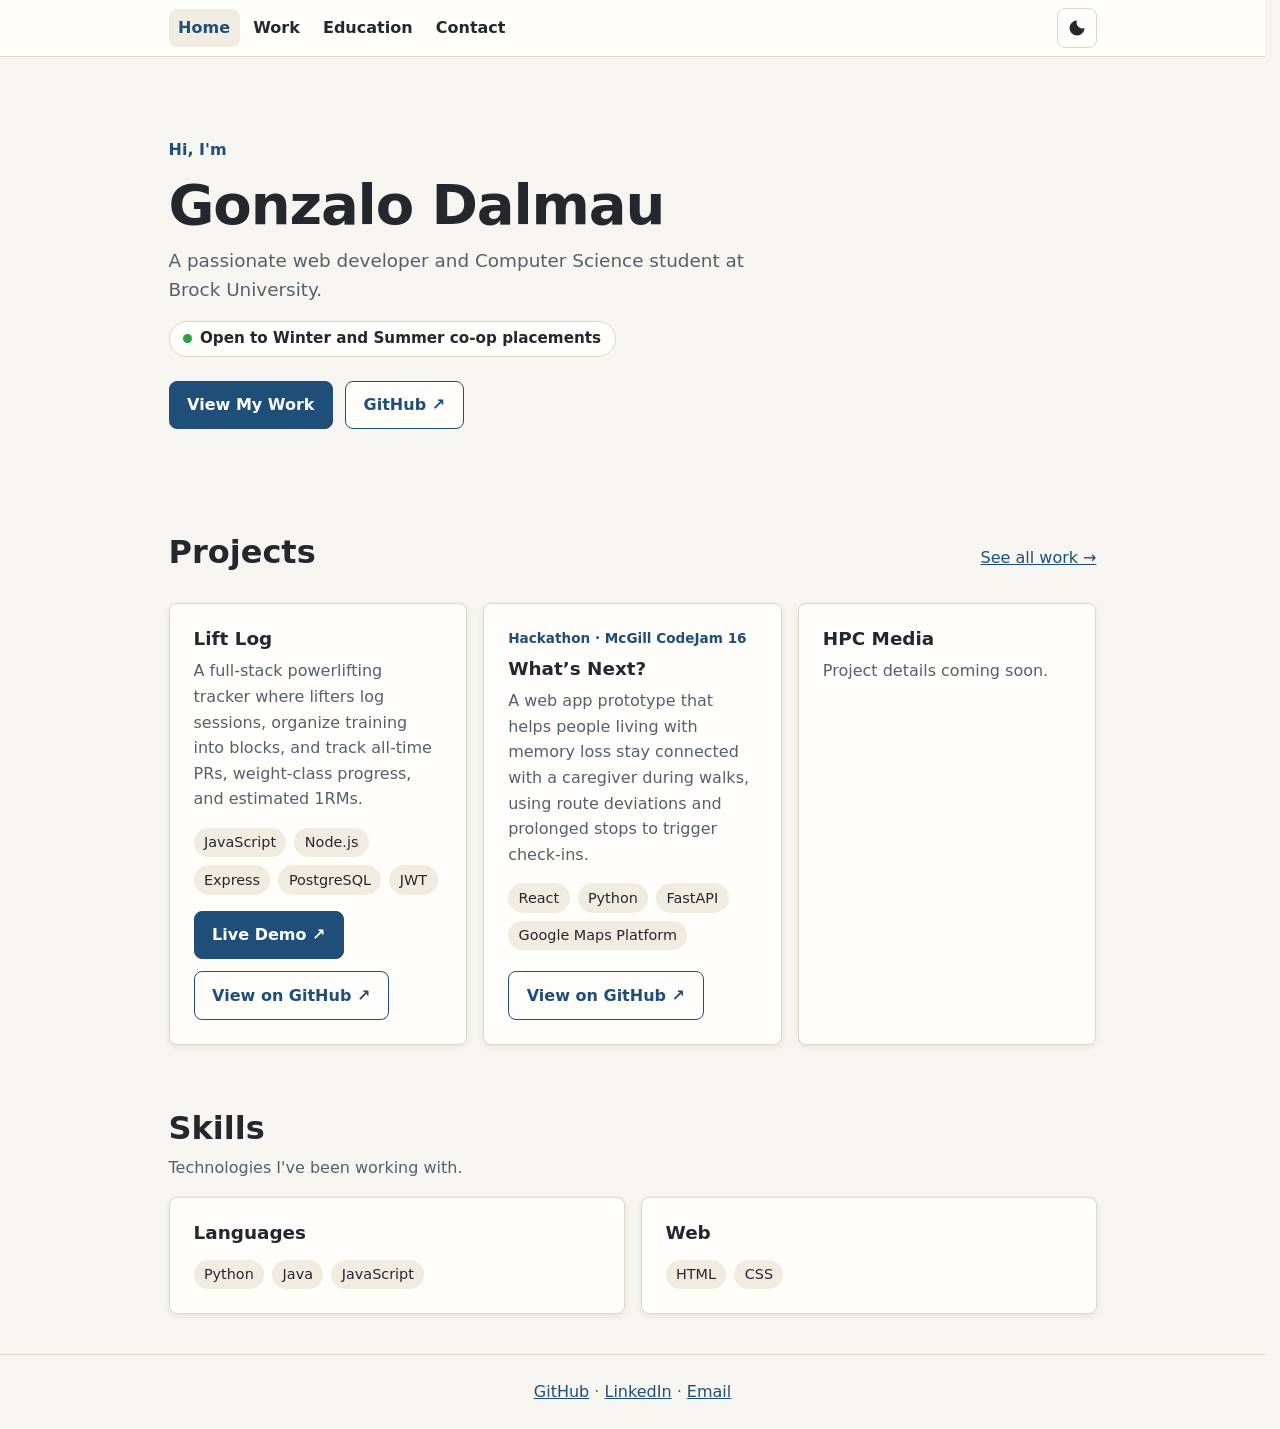
<file: index.html>
<!doctype html>
<html lang="en">
  <head>
    <meta charset="UTF-8" />
    <meta name="viewport" content="width=device-width, initial-scale=1.0" />
    <title>Gonzalo Dalmau | Web Developer</title>
    <meta name="description" content="Portfolio of Gonzalo Dalmau, a web developer and Computer Science student at Brock University." />
    <meta property="og:title" content="Gonzalo Dalmau | Web Developer" />
    <meta property="og:description" content="Web developer and Computer Science student at Brock University." />
    <meta property="og:type" content="website" />
    <meta property="og:url" content="https://gonzalodalmau.github.io/" />
    <link rel="icon" href="assets/favicon.svg" type="image/svg+xml" />
    <script>
      (function () {
        var saved = null;
        try { saved = localStorage.getItem("theme"); } catch (e) {}
        if (saved === "dark" || (!saved && matchMedia("(prefers-color-scheme: dark)").matches)) {
          document.documentElement.classList.add("dark-mode");
        }
      })();
    </script>
    <link rel="stylesheet" href="theme.css" />
  </head>
  <body>
    <a class="skip-link" href="#main">Skip to content</a>
    <header class="site-header">
      <nav class="site-nav" aria-label="Main">
        <ul class="nav-links">
          <li><a href="index.html" aria-current="page">Home</a></li>
          <li><a href="work.html">Work</a></li>
          <li><a href="education.html">Education</a></li>
          <li><a href="contact.html">Contact</a></li>
        </ul>
        <button id="themeToggle" class="theme-toggle" type="button" aria-label="Dark mode">
          <svg class="icon-moon" viewBox="0 0 24 24" aria-hidden="true"><path d="M12 3a9 9 0 1 0 9 9 7 7 0 0 1-9-9Z" /></svg>
          <svg class="icon-sun" viewBox="0 0 24 24" aria-hidden="true"><path d="M12 7a5 5 0 1 0 0 10 5 5 0 0 0 0-10ZM11 1h2v3h-2V1Zm0 19h2v3h-2v-3ZM1 11h3v2H1v-2Zm19 0h3v2h-3v-2ZM4.2 2.8l2.1 2.1-1.4 1.4-2.1-2.1 1.4-1.4Zm14.9 14.9 2.1 2.1-1.4 1.4-2.1-2.1 1.4-1.4ZM2.8 19.8l2.1-2.1 1.4 1.4-2.1 2.1-1.4-1.4ZM17.7 4.9l2.1-2.1 1.4 1.4-2.1 2.1-1.4-1.4Z" /></svg>
        </button>
      </nav>
    </header>

    <main id="main">
      <section class="hero section">
        <p class="eyebrow">Hi, I'm</p>
        <h1>Gonzalo Dalmau</h1>
        <p class="lead">
          A passionate web developer and Computer Science student at Brock
          University.
        </p>
        <p class="availability">Open to Winter and Summer co-op placements</p>
        <div class="button-row">
          <a class="btn btn-primary" href="work.html">View My Work</a>
          <a class="btn" href="https://github.com/GonzaloDalmau" target="_blank" rel="noopener noreferrer">GitHub ↗</a>
          <!-- TODO(Gonzalo): add after placing the reviewed PDF in assets/
          <a class="btn" href="assets/Gonzalo-Dalmau-Resume.pdf" download>Resume</a>
          -->
        </div>
      </section>

      <section class="section" aria-labelledby="projects-title">
        <div class="section-heading">
          <h2 id="projects-title">Projects</h2>
          <a href="work.html">See all work →</a>
        </div>
        <div class="card-grid">
          <article class="card">
            <h3>Lift Log</h3>
            <p>
              A full-stack powerlifting tracker where lifters log sessions,
              organize training into blocks, and track all-time PRs, weight-class
              progress, and estimated 1RMs.
            </p>
            <ul class="skill-list project-stack" aria-label="Technologies used">
              <li>JavaScript</li>
              <li>Node.js</li>
              <li>Express</li>
              <li>PostgreSQL</li>
              <li>JWT</li>
            </ul>
            <div class="button-row">
              <a class="btn btn-primary" href="https://powerlifttracker.netlify.app/" target="_blank" rel="noopener noreferrer">Live Demo ↗</a>
              <a class="btn" href="https://github.com/GonzaloDalmau/powerlifting-tracker" target="_blank" rel="noopener noreferrer">View on GitHub ↗</a>
            </div>
          </article>
          <article class="card">
            <p class="project-tag">Hackathon · McGill CodeJam 16</p>
            <h3>What’s Next?</h3>
            <p>
              A web app prototype that helps people living with memory loss
              stay connected with a caregiver during walks, using route
              deviations and prolonged stops to trigger check-ins.
            </p>
            <ul class="skill-list project-stack" aria-label="Technologies used">
              <li>React</li>
              <li>Python</li>
              <li>FastAPI</li>
              <li>Google Maps Platform</li>
            </ul>
            <div class="button-row">
              <a class="btn" href="https://github.com/WebProgremmer1/McGill" target="_blank" rel="noopener noreferrer">View on GitHub ↗</a>
            </div>
          </article>
          <article class="card">
            <h3>HPC Media</h3>
            <!-- TODO(Gonzalo): replace with a summary, stack, and the correct repo link. -->
            <p>Project details coming soon.</p>
          </article>
        </div>
      </section>

      <section id="skills" class="section" aria-labelledby="skills-title">
        <h2 id="skills-title">Skills</h2>
        <p class="section-description">Technologies I've been working with.</p>
        <div id="skillsContainer" class="skills-groups"></div>
      </section>
    </main>

    <footer class="site-footer">
      <p>
        <a href="https://github.com/GonzaloDalmau" target="_blank" rel="noopener noreferrer">GitHub</a>
        ·
        <a href="https://www.linkedin.com/in/gonzalo-dalmau" target="_blank" rel="noopener noreferrer">LinkedIn</a>
        ·
        <a href="mailto:gonzalo.a.dalmau@outlook.com">Email</a>
      </p>
    </footer>
    <script src="theme.js"></script>
    <script src="skills.js"></script>
  </body>
</html>
</file>
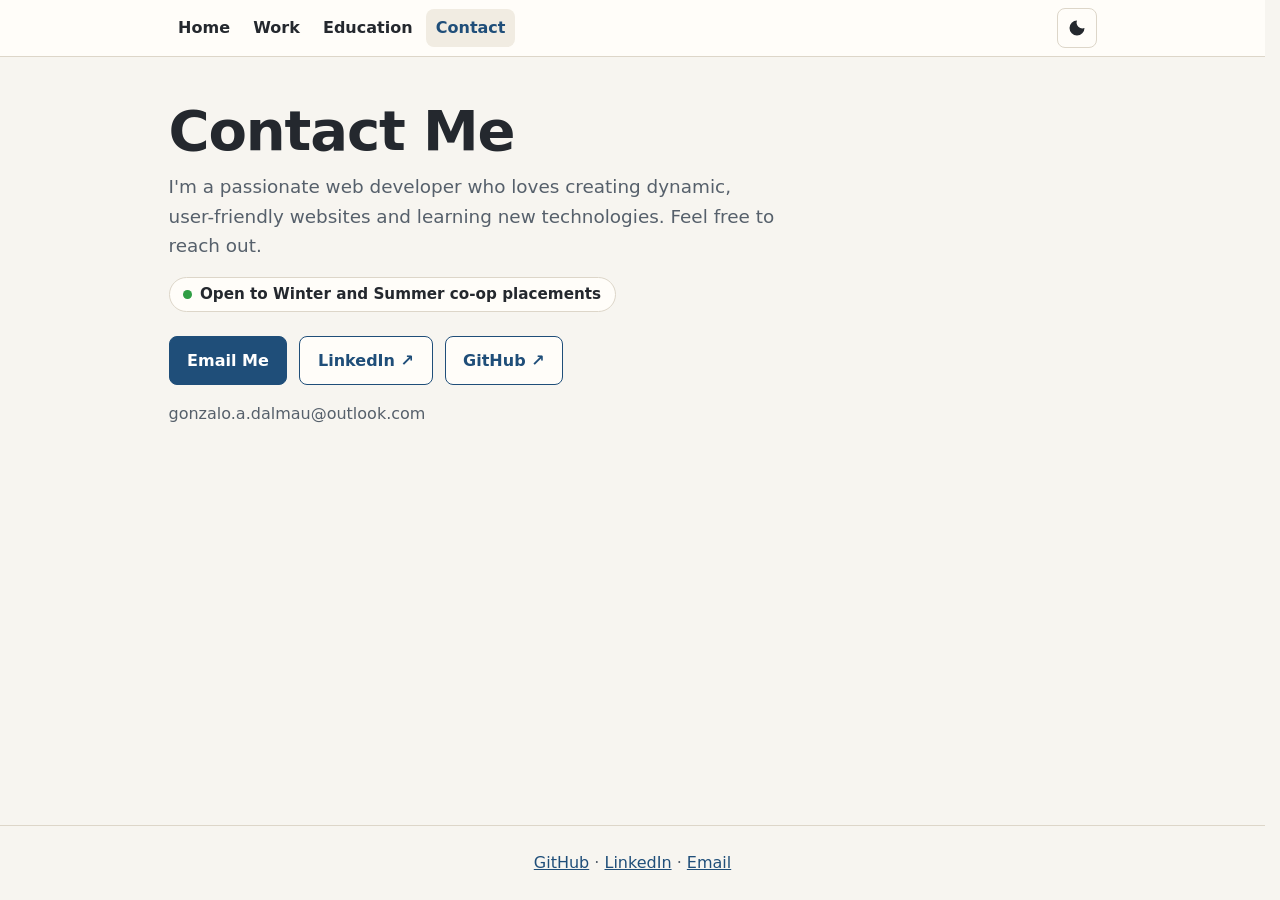
<file: contact.html>
<!doctype html>
<html lang="en">
  <head>
    <meta charset="UTF-8" />
    <meta name="viewport" content="width=device-width, initial-scale=1.0" />
    <title>Contact | Gonzalo Dalmau</title>
    <meta name="description" content="Get in touch with Gonzalo Dalmau, a web developer and Computer Science student." />
    <meta property="og:title" content="Contact | Gonzalo Dalmau" />
    <meta property="og:description" content="Get in touch with Gonzalo Dalmau." />
    <meta property="og:type" content="website" />
    <meta property="og:url" content="https://gonzalodalmau.github.io/contact.html" />
    <link rel="icon" href="assets/favicon.svg" type="image/svg+xml" />
    <script>
      (function () {
        var saved = null;
        try { saved = localStorage.getItem("theme"); } catch (e) {}
        if (saved === "dark" || (!saved && matchMedia("(prefers-color-scheme: dark)").matches)) {
          document.documentElement.classList.add("dark-mode");
        }
      })();
    </script>
    <link rel="stylesheet" href="theme.css" />
  </head>
  <body>
    <a class="skip-link" href="#main">Skip to content</a>
    <header class="site-header">
      <nav class="site-nav" aria-label="Main">
        <ul class="nav-links">
          <li><a href="index.html">Home</a></li>
          <li><a href="work.html">Work</a></li>
          <li><a href="education.html">Education</a></li>
          <li><a href="contact.html" aria-current="page">Contact</a></li>
        </ul>
        <button id="themeToggle" class="theme-toggle" type="button" aria-label="Dark mode">
          <svg class="icon-moon" viewBox="0 0 24 24" aria-hidden="true"><path d="M12 3a9 9 0 1 0 9 9 7 7 0 0 1-9-9Z" /></svg>
          <svg class="icon-sun" viewBox="0 0 24 24" aria-hidden="true"><path d="M12 7a5 5 0 1 0 0 10 5 5 0 0 0 0-10ZM11 1h2v3h-2V1Zm0 19h2v3h-2v-3ZM1 11h3v2H1v-2Zm19 0h3v2h-3v-2ZM4.2 2.8l2.1 2.1-1.4 1.4-2.1-2.1 1.4-1.4Zm14.9 14.9 2.1 2.1-1.4 1.4-2.1-2.1 1.4-1.4ZM2.8 19.8l2.1-2.1 1.4 1.4-2.1 2.1-1.4-1.4ZM17.7 4.9l2.1-2.1 1.4 1.4-2.1 2.1-1.4-1.4Z" /></svg>
        </button>
      </nav>
    </header>

    <main id="main">
      <section class="section">
        <h1>Contact Me</h1>
        <p class="lead">
          I'm a passionate web developer who loves creating dynamic,
          user-friendly websites and learning new technologies. Feel free to
          reach out.
        </p>
        <p class="availability">Open to Winter and Summer co-op placements</p>
        <div class="button-row">
          <a class="btn btn-primary" href="mailto:gonzalo.a.dalmau@outlook.com">Email Me</a>
          <a class="btn" href="https://www.linkedin.com/in/gonzalo-dalmau" target="_blank" rel="noopener noreferrer">LinkedIn ↗</a>
          <a class="btn" href="https://github.com/GonzaloDalmau" target="_blank" rel="noopener noreferrer">GitHub ↗</a>
        </div>
        <p class="contact-email">gonzalo.a.dalmau@outlook.com</p>
      </section>
    </main>

    <footer class="site-footer">
      <p>
        <a href="https://github.com/GonzaloDalmau" target="_blank" rel="noopener noreferrer">GitHub</a>
        ·
        <a href="https://www.linkedin.com/in/gonzalo-dalmau" target="_blank" rel="noopener noreferrer">LinkedIn</a>
        ·
        <a href="mailto:gonzalo.a.dalmau@outlook.com">Email</a>
      </p>
    </footer>
    <script src="theme.js"></script>
  </body>
</html>
</file>
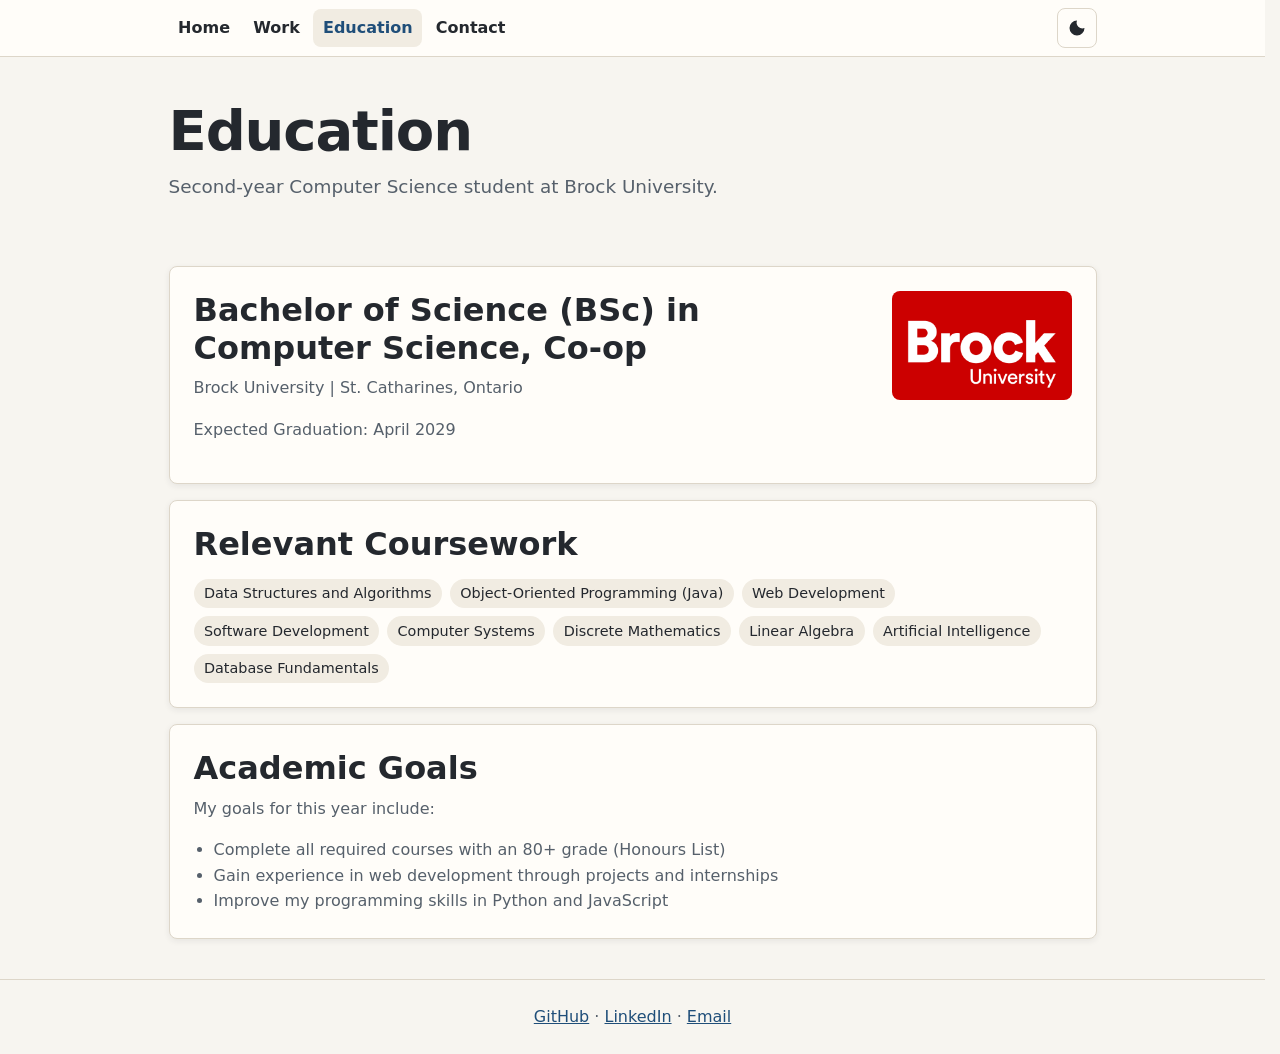
<file: education.html>
<!doctype html>
<html lang="en">
  <head>
    <meta charset="UTF-8" />
    <meta name="viewport" content="width=device-width, initial-scale=1.0" />
    <title>Education | Gonzalo Dalmau</title>
    <meta name="description" content="Gonzalo Dalmau is a second-year Computer Science student at Brock University." />
    <meta property="og:title" content="Education | Gonzalo Dalmau" />
    <meta property="og:description" content="Second-year Computer Science student at Brock University." />
    <meta property="og:type" content="website" />
    <meta property="og:url" content="https://gonzalodalmau.github.io/education.html" />
    <link rel="icon" href="assets/favicon.svg" type="image/svg+xml" />
    <script>
      (function () {
        var saved = null;
        try { saved = localStorage.getItem("theme"); } catch (e) {}
        if (saved === "dark" || (!saved && matchMedia("(prefers-color-scheme: dark)").matches)) {
          document.documentElement.classList.add("dark-mode");
        }
      })();
    </script>
    <link rel="stylesheet" href="theme.css" />
  </head>
  <body>
    <a class="skip-link" href="#main">Skip to content</a>
    <header class="site-header">
      <nav class="site-nav" aria-label="Main">
        <ul class="nav-links">
          <li><a href="index.html">Home</a></li>
          <li><a href="work.html">Work</a></li>
          <li><a href="education.html" aria-current="page">Education</a></li>
          <li><a href="contact.html">Contact</a></li>
        </ul>
        <button id="themeToggle" class="theme-toggle" type="button" aria-label="Dark mode">
          <svg class="icon-moon" viewBox="0 0 24 24" aria-hidden="true"><path d="M12 3a9 9 0 1 0 9 9 7 7 0 0 1-9-9Z" /></svg>
          <svg class="icon-sun" viewBox="0 0 24 24" aria-hidden="true"><path d="M12 7a5 5 0 1 0 0 10 5 5 0 0 0 0-10ZM11 1h2v3h-2V1Zm0 19h2v3h-2v-3ZM1 11h3v2H1v-2Zm19 0h3v2h-3v-2ZM4.2 2.8l2.1 2.1-1.4 1.4-2.1-2.1 1.4-1.4Zm14.9 14.9 2.1 2.1-1.4 1.4-2.1-2.1 1.4-1.4ZM2.8 19.8l2.1-2.1 1.4 1.4-2.1 2.1-1.4-1.4ZM17.7 4.9l2.1-2.1 1.4 1.4-2.1 2.1-1.4-1.4Z" /></svg>
        </button>
      </nav>
    </header>

    <main id="main">
      <section class="section">
        <h1>Education</h1>
        <p class="lead">Second-year Computer Science student at Brock University.</p>
      </section>
      <section class="section">
        <div class="stack">
          <div class="card card-static education-card">
            <div>
              <h2>Bachelor of Science (BSc) in Computer Science, Co-op</h2>
              <p>Brock University | St. Catharines, Ontario</p>
              <p>Expected Graduation: April 2029</p>
            </div>
            <img src="assets/Brock_logo.png" alt="Brock University logo" class="brock-image" width="574" height="348" />
          </div>
          <div class="card card-static">
            <h2>Relevant Coursework</h2>
            <ul class="skill-list">
              <li>Data Structures and Algorithms</li>
              <li>Object-Oriented Programming (Java)</li>
              <li>Web Development</li>
              <li>Software Development</li>
              <li>Computer Systems</li>
              <li>Discrete Mathematics</li>
              <li>Linear Algebra</li>
              <li>Artificial Intelligence</li>
              <li>Database Fundamentals</li>
            </ul>
          </div>
          <div class="card card-static">
            <h2>Academic Goals</h2>
            <p>My goals for this year include:</p>
            <ul class="goals-list">
              <li>Complete all required courses with an 80+ grade (Honours List)</li>
              <li>Gain experience in web development through projects and internships</li>
              <li>Improve my programming skills in Python and JavaScript</li>
            </ul>
          </div>
        </div>
        <!-- TODO(Gonzalo): add after placing the reviewed PDF in assets/
        <div class="button-row">
          <a class="btn btn-primary" href="assets/Gonzalo-Dalmau-Resume.pdf" download>Download Resume</a>
        </div>
        -->
      </section>
    </main>

    <footer class="site-footer">
      <p>
        <a href="https://github.com/GonzaloDalmau" target="_blank" rel="noopener noreferrer">GitHub</a>
        ·
        <a href="https://www.linkedin.com/in/gonzalo-dalmau" target="_blank" rel="noopener noreferrer">LinkedIn</a>
        ·
        <a href="mailto:gonzalo.a.dalmau@outlook.com">Email</a>
      </p>
    </footer>
    <script src="theme.js"></script>
  </body>
</html>
</file>
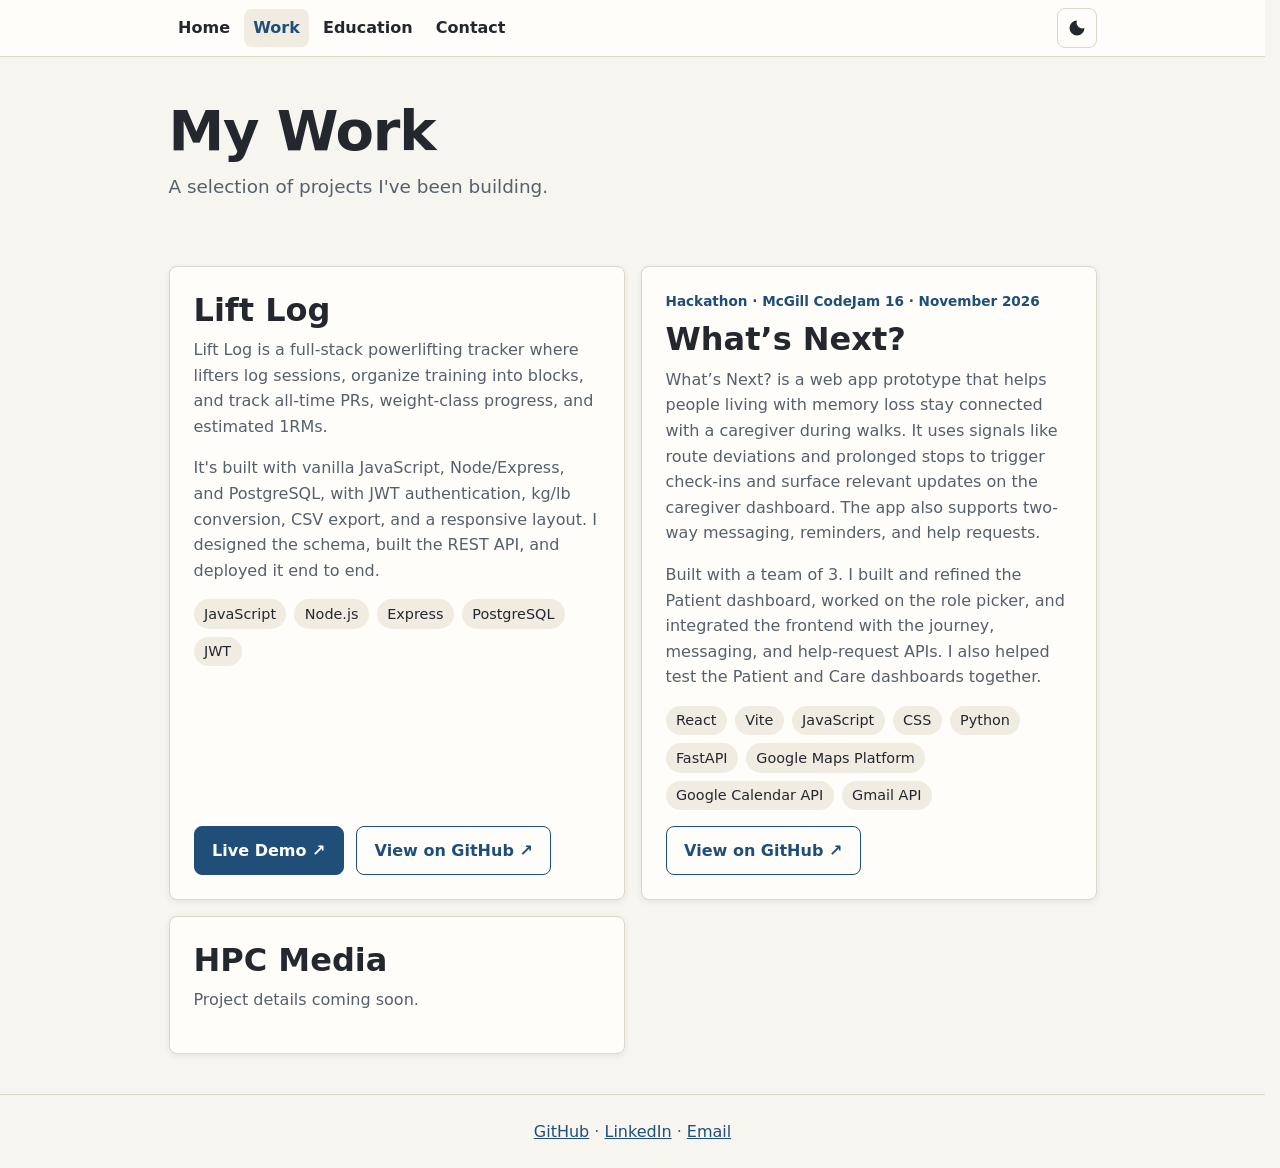
<file: work.html>
<!doctype html>
<html lang="en">
  <head>
    <meta charset="UTF-8" />
    <meta name="viewport" content="width=device-width, initial-scale=1.0" />
    <title>Work | Gonzalo Dalmau</title>
    <meta name="description" content="Projects built by Gonzalo Dalmau, a web developer and Computer Science student." />
    <meta property="og:title" content="Work | Gonzalo Dalmau" />
    <meta property="og:description" content="Projects built by Gonzalo Dalmau." />
    <meta property="og:type" content="website" />
    <meta property="og:url" content="https://gonzalodalmau.github.io/work.html" />
    <link rel="icon" href="assets/favicon.svg" type="image/svg+xml" />
    <script>
      (function () {
        var saved = null;
        try { saved = localStorage.getItem("theme"); } catch (e) {}
        if (saved === "dark" || (!saved && matchMedia("(prefers-color-scheme: dark)").matches)) {
          document.documentElement.classList.add("dark-mode");
        }
      })();
    </script>
    <link rel="stylesheet" href="theme.css" />
  </head>
  <body>
    <a class="skip-link" href="#main">Skip to content</a>
    <header class="site-header">
      <nav class="site-nav" aria-label="Main">
        <ul class="nav-links">
          <li><a href="index.html">Home</a></li>
          <li><a href="work.html" aria-current="page">Work</a></li>
          <li><a href="education.html">Education</a></li>
          <li><a href="contact.html">Contact</a></li>
        </ul>
        <button id="themeToggle" class="theme-toggle" type="button" aria-label="Dark mode">
          <svg class="icon-moon" viewBox="0 0 24 24" aria-hidden="true"><path d="M12 3a9 9 0 1 0 9 9 7 7 0 0 1-9-9Z" /></svg>
          <svg class="icon-sun" viewBox="0 0 24 24" aria-hidden="true"><path d="M12 7a5 5 0 1 0 0 10 5 5 0 0 0 0-10ZM11 1h2v3h-2V1Zm0 19h2v3h-2v-3ZM1 11h3v2H1v-2Zm19 0h3v2h-3v-2ZM4.2 2.8l2.1 2.1-1.4 1.4-2.1-2.1 1.4-1.4Zm14.9 14.9 2.1 2.1-1.4 1.4-2.1-2.1 1.4-1.4ZM2.8 19.8l2.1-2.1 1.4 1.4-2.1 2.1-1.4-1.4ZM17.7 4.9l2.1-2.1 1.4 1.4-2.1 2.1-1.4-1.4Z" /></svg>
        </button>
      </nav>
    </header>

    <main id="main">
      <section class="section">
        <h1>My Work</h1>
        <p class="lead">A selection of projects I've been building.</p>
      </section>
      <section class="card-grid card-grid-wide" aria-label="Projects">
        <article class="card">
          <h2>Lift Log</h2>
          <p>
            Lift Log is a full-stack powerlifting tracker where lifters log
            sessions, organize training into blocks, and track all-time PRs,
            weight-class progress, and estimated 1RMs.
          </p>
          <p>
            It's built with vanilla JavaScript, Node/Express, and PostgreSQL,
            with JWT authentication, kg/lb conversion, CSV export, and a
            responsive layout. I designed the schema, built the REST API, and
            deployed it end to end.
          </p>
          <ul class="skill-list project-stack" aria-label="Technologies used">
            <li>JavaScript</li>
            <li>Node.js</li>
            <li>Express</li>
            <li>PostgreSQL</li>
            <li>JWT</li>
          </ul>
          <div class="button-row">
            <a class="btn btn-primary" href="https://powerlifttracker.netlify.app/" target="_blank" rel="noopener noreferrer">Live Demo ↗</a>
            <a class="btn" href="https://github.com/GonzaloDalmau/powerlifting-tracker" target="_blank" rel="noopener noreferrer">View on GitHub ↗</a>
          </div>
        </article>
        <article class="card">
          <p class="project-tag">Hackathon · McGill CodeJam 16 · November 2026</p>
          <h2>What’s Next?</h2>
          <p>
            What’s Next? is a web app prototype that helps people living with
            memory loss stay connected with a caregiver during walks. It uses
            signals like route deviations and prolonged stops to trigger
            check-ins and surface relevant updates on the caregiver dashboard.
            The app also supports two-way messaging, reminders, and help
            requests.
          </p>
          <p>
            Built with a team of 3. I built and refined the Patient dashboard,
            worked on the role picker, and integrated the frontend with the
            journey, messaging, and help-request APIs. I also helped test the
            Patient and Care dashboards together.
          </p>
          <ul class="skill-list project-stack" aria-label="Technologies used">
            <li>React</li>
            <li>Vite</li>
            <li>JavaScript</li>
            <li>CSS</li>
            <li>Python</li>
            <li>FastAPI</li>
            <li>Google Maps Platform</li>
            <li>Google Calendar API</li>
            <li>Gmail API</li>
          </ul>
          <div class="button-row">
            <a class="btn" href="https://github.com/WebProgremmer1/McGill" target="_blank" rel="noopener noreferrer">View on GitHub ↗</a>
          </div>
        </article>
        <article class="card">
          <h2>HPC Media</h2>
          <!-- TODO(Gonzalo): add a summary, stack, and the correct repo link. -->
          <p>Project details coming soon.</p>
        </article>
      </section>
    </main>

    <footer class="site-footer">
      <p>
        <a href="https://github.com/GonzaloDalmau" target="_blank" rel="noopener noreferrer">GitHub</a>
        ·
        <a href="https://www.linkedin.com/in/gonzalo-dalmau" target="_blank" rel="noopener noreferrer">LinkedIn</a>
        ·
        <a href="mailto:gonzalo.a.dalmau@outlook.com">Email</a>
      </p>
    </footer>
    <script src="theme.js"></script>
  </body>
</html>
</file>
<file: theme.css>
:root {
  color-scheme: light;

  --bg: #f7f5f0;
  --surface: #fffdf9;
  --surface-alt: #f1ece2;
  --text: #24282e;
  --muted: #56606b;
  --border: #ddd6c9;
  --accent: #1f4e79;
  --accent-contrast: #ffffff;
  --shadow: 0 2px 6px rgba(36, 40, 46, 0.08);
  --shadow-raised: 0 8px 22px rgba(36, 40, 46, 0.13);

  --space-1: 0.5rem;
  --space-2: 1rem;
  --space-3: 1.5rem;
  --space-4: 2.5rem;
  --space-5: 4rem;

  --radius: 8px;
  --content-width: 960px;
  --font: system-ui, -apple-system, "Segoe UI", Roboto, Arial, sans-serif;
}

html.dark-mode {
  color-scheme: dark;

  --bg: #15181d;
  --surface: #1f242b;
  --surface-alt: #282e37;
  --text: #eef0f3;
  --muted: #aab3bd;
  --border: #363d47;
  --accent: #8ec5ff;
  --accent-contrast: #10243a;
  --shadow: 0 2px 6px rgba(0, 0, 0, 0.3);
  --shadow-raised: 0 8px 22px rgba(0, 0, 0, 0.45);
}

*,
*::before,
*::after {
  box-sizing: border-box;
}

html {
  scrollbar-gutter: stable;
}

body {
  display: flex;
  flex-direction: column;
  min-height: 100vh;
  margin: 0;
  background: var(--bg);
  color: var(--text);
  font-family: var(--font);
  line-height: 1.6;
}

h1,
h2,
h3 {
  line-height: 1.2;
  margin: 0 0 var(--space-1);
}

h1 {
  font-size: clamp(2.25rem, 7vw, 3.5rem);
  letter-spacing: -0.02em;
}

h2 {
  font-size: clamp(1.5rem, 4vw, 2rem);
}

h3 {
  font-size: 1.15rem;
}

p {
  margin: 0 0 var(--space-2);
}

a {
  color: var(--accent);
}

img {
  max-width: 100%;
  height: auto;
}

:focus-visible {
  outline: 3px solid var(--accent);
  outline-offset: 2px;
}

.skip-link {
  position: absolute;
  top: -100px;
  left: var(--space-2);
  z-index: 10;
  padding: var(--space-1) var(--space-2);
  background: var(--accent);
  color: var(--accent-contrast);
  border-radius: var(--radius);
}

.skip-link:focus {
  top: var(--space-1);
}

/* Header and navigation */
.site-header {
  background: var(--surface);
  border-bottom: 1px solid var(--border);
}

.site-nav {
  display: flex;
  align-items: center;
  justify-content: space-between;
  gap: var(--space-1);
  max-width: var(--content-width);
  margin: 0 auto;
  padding: var(--space-1) var(--space-2);
}

.nav-links {
  display: flex;
  flex-wrap: wrap;
  gap: 0.25rem;
  margin: 0;
  padding: 0;
  list-style: none;
}

.nav-links a {
  display: block;
  padding: 0.4rem 0.6rem;
  border-radius: var(--radius);
  color: var(--text);
  font-weight: 600;
  text-decoration: none;
  transition: background-color 0.2s ease;
}

.nav-links a:hover {
  background: var(--surface-alt);
}

.nav-links a[aria-current="page"] {
  color: var(--accent);
  background: var(--surface-alt);
}

.theme-toggle {
  display: inline-flex;
  flex: none;
  align-items: center;
  justify-content: center;
  width: 2.5rem;
  height: 2.5rem;
  padding: 0;
  background: none;
  border: 1px solid var(--border);
  border-radius: var(--radius);
  color: var(--text);
  cursor: pointer;
  transition: background-color 0.2s ease;
}

.theme-toggle:hover {
  background: var(--surface-alt);
}

.theme-toggle svg {
  width: 1.25rem;
  height: 1.25rem;
  fill: currentColor;
}

.icon-sun {
  display: none;
}

html.dark-mode .icon-sun {
  display: block;
}

html.dark-mode .icon-moon {
  display: none;
}

/* Layout */
main {
  flex: 1;
  width: 100%;
  max-width: var(--content-width);
  margin: 0 auto;
  padding: var(--space-4) var(--space-2);
}

.section {
  margin-bottom: var(--space-5);
}

.section:last-child {
  margin-bottom: 0;
}

.section-heading {
  display: flex;
  flex-wrap: wrap;
  align-items: baseline;
  justify-content: space-between;
  gap: var(--space-1);
  margin-bottom: var(--space-3);
}

.section-description,
.lead {
  color: var(--muted);
}

.lead {
  max-width: 38rem;
  font-size: 1.15rem;
}

.hero {
  padding: var(--space-4) 0;
}

.eyebrow {
  margin-bottom: var(--space-1);
  color: var(--accent);
  font-weight: 700;
}

.availability {
  display: inline-flex;
  align-items: center;
  gap: 0.5rem;
  margin: 0;
  padding: 0.3rem 0.85rem;
  background: var(--surface);
  border: 1px solid var(--border);
  border-radius: 999px;
  font-size: 0.95rem;
  font-weight: 600;
}

.availability::before {
  content: "";
  width: 0.55rem;
  height: 0.55rem;
  border-radius: 50%;
  background: #2f9e44;
}

/* Buttons */
.button-row {
  display: flex;
  flex-wrap: wrap;
  gap: 0.75rem;
  margin-top: var(--space-3);
}

.btn {
  display: inline-flex;
  align-items: center;
  gap: 0.35rem;
  padding: 0.65rem 1.1rem;
  background: var(--surface);
  border: 1px solid var(--accent);
  border-radius: var(--radius);
  color: var(--accent);
  font-weight: 600;
  text-decoration: none;
  transition:
    background-color 0.2s ease,
    color 0.2s ease;
}

.btn:hover,
.btn-primary {
  background: var(--accent);
  color: var(--accent-contrast);
}

.btn-primary:hover {
  opacity: 0.9;
}

/* Cards */
.card-grid {
  display: grid;
  grid-template-columns: repeat(auto-fit, minmax(min(100%, 280px), 1fr));
  gap: var(--space-2);
}

.card-grid-wide {
  grid-template-columns: repeat(auto-fit, minmax(min(100%, 380px), 1fr));
}

.card {
  display: flex;
  flex-direction: column;
  align-items: flex-start;
  padding: var(--space-3);
  background: var(--surface);
  border: 1px solid var(--border);
  border-radius: var(--radius);
  box-shadow: var(--shadow);
  transition:
    box-shadow 0.2s ease,
    transform 0.2s ease;
}

.card:hover {
  box-shadow: var(--shadow-raised);
  transform: translateY(-2px);
}

.card p {
  color: var(--muted);
}

.card .button-row {
  margin-top: auto;
}

.card-static:hover {
  box-shadow: var(--shadow);
  transform: none;
}

/* Skills */
.skills-groups {
  display: grid;
  grid-template-columns: repeat(auto-fit, minmax(min(100%, 200px), 1fr));
  gap: var(--space-2);
}

.skill-list {
  display: flex;
  flex-wrap: wrap;
  gap: var(--space-1);
  margin: var(--space-1) 0 0;
  padding: 0;
  list-style: none;
}

.skill-list li {
  padding: 0.2rem 0.65rem;
  background: var(--surface-alt);
  border-radius: 999px;
  font-size: 0.9rem;
}

/* Education */
.education-card {
  display: grid;
  grid-template-columns: 1fr auto;
  gap: var(--space-3);
  align-items: start;
}

.stack {
  display: grid;
  gap: var(--space-2);
}

.goals-list {
  margin: 0;
  padding-left: 1.25rem;
  color: var(--muted);
}

.card .project-tag {
  margin-bottom: var(--space-1);
  color: var(--accent);
  font-size: 0.85rem;
  font-weight: 700;
}

.project-stack {
  margin: 0 0 var(--space-2);
}

.contact-email {
  margin-top: var(--space-2);
  color: var(--muted);
  overflow-wrap: anywhere;
}

.brock-image {
  width: 180px;
  border-radius: var(--radius);
}

/* Footer */
.site-footer {
  padding: var(--space-3) var(--space-2);
  border-top: 1px solid var(--border);
  color: var(--muted);
  text-align: center;
}

.site-footer p {
  margin: 0;
}

@media (max-width: 600px) {
  .education-card {
    grid-template-columns: 1fr;
  }

  .nav-links a {
    padding: 0.4rem;
  }
}

@media (prefers-reduced-motion: reduce) {
  *,
  *::before,
  *::after {
    transition: none !important;
  }

  .card:hover {
    transform: none;
  }
}
</file>
